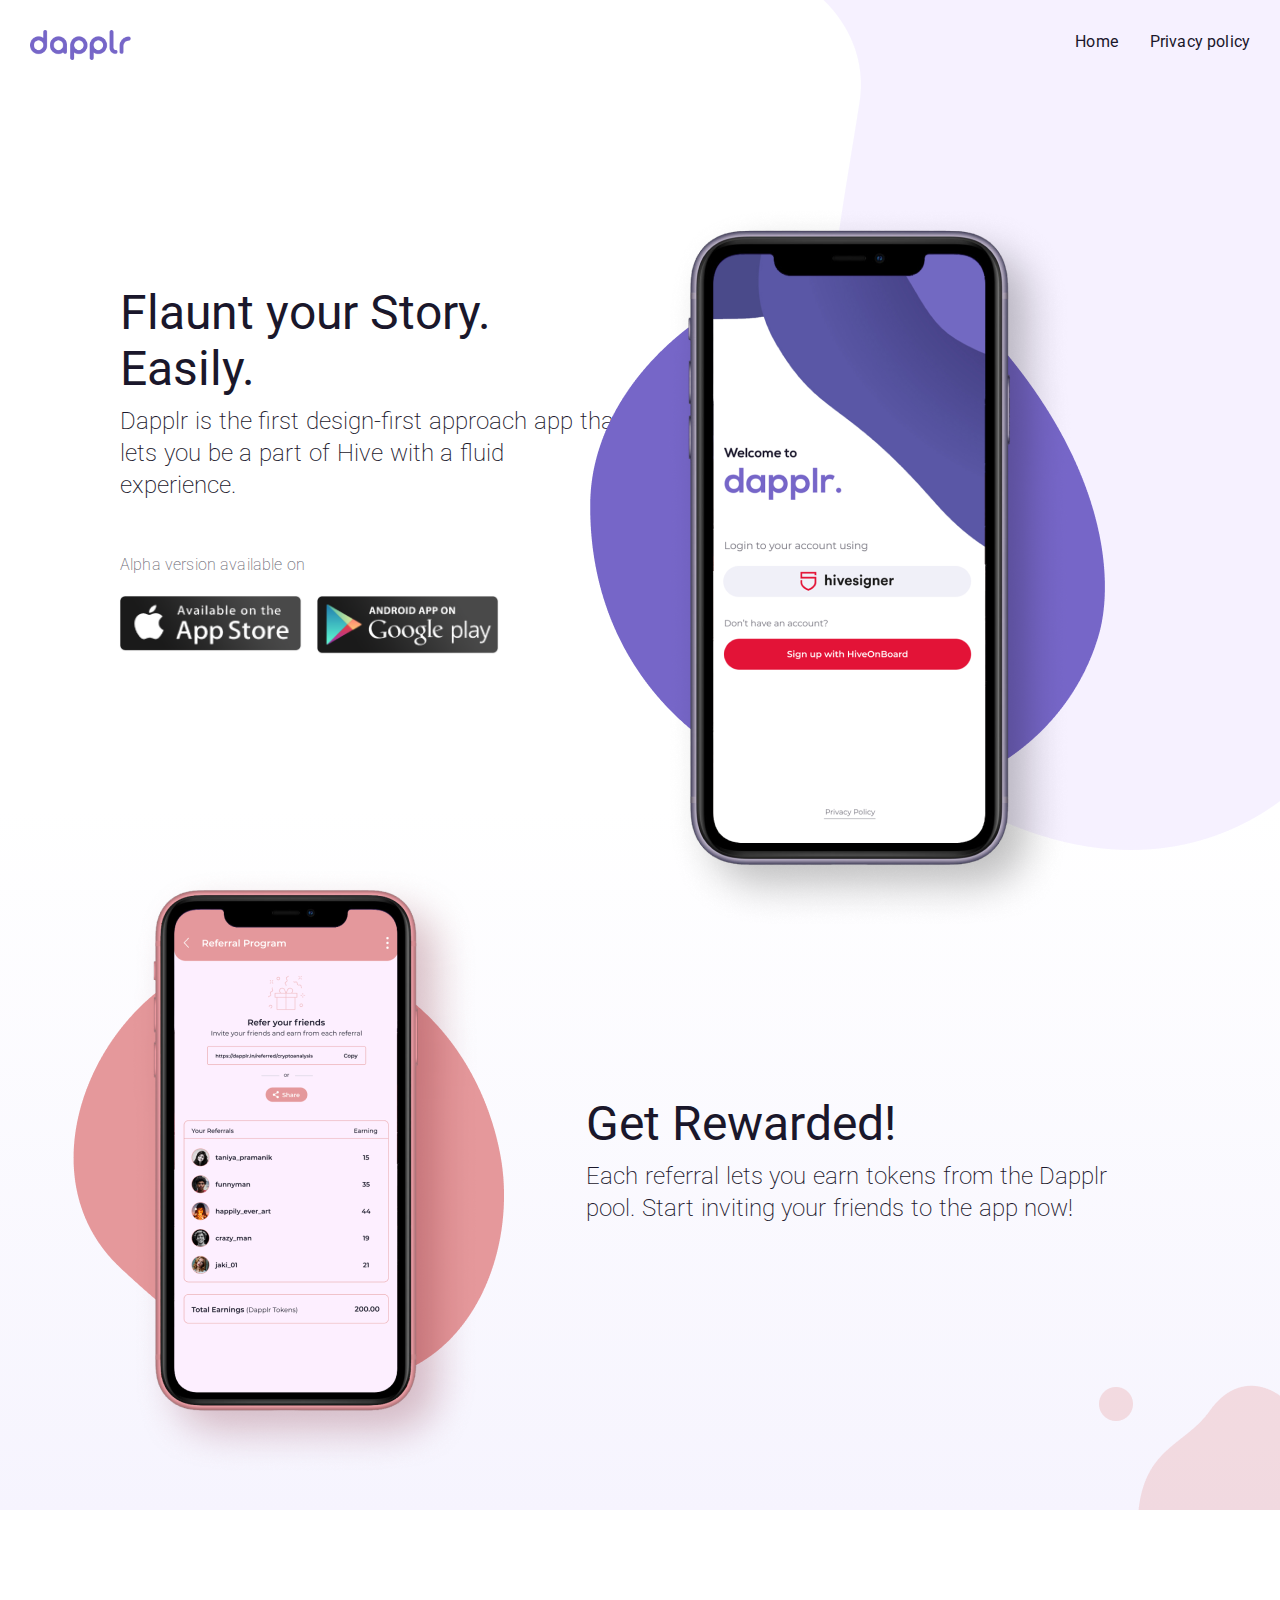
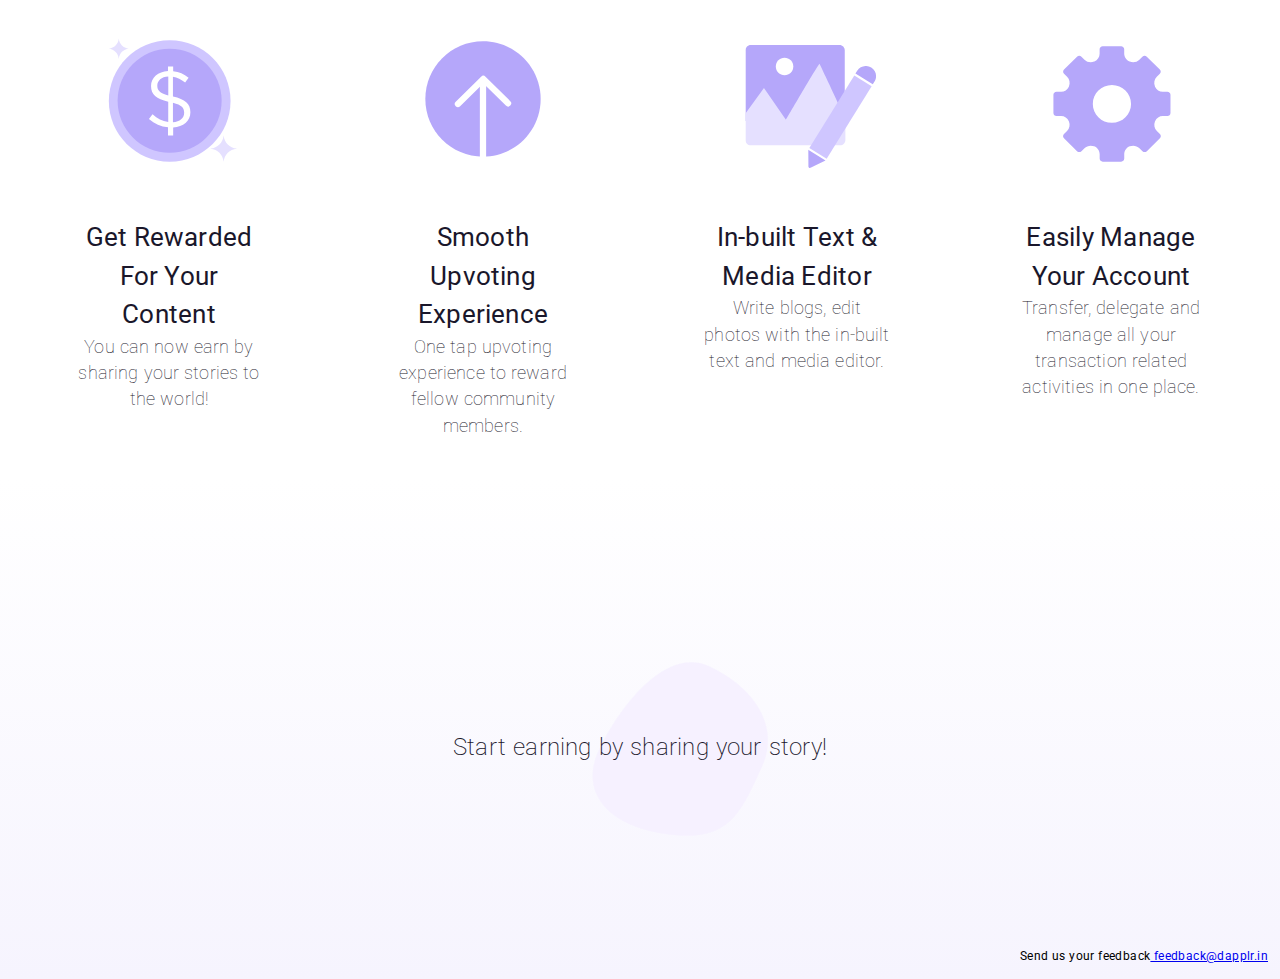
<file: index.html>
<!doctype html><html lang="en"><head><meta charset="utf-8"/><meta name="viewport" content="minimum-scale=1,initial-scale=1,width=device-width"/><link rel="manifest" href="/manifest.json"/><link rel="shortcut icon" href="/favicon.png"/><link rel="stylesheet" href="https://fonts.googleapis.com/css?family=Roboto:300,400,500,700&display=swap"/><title>Dapplr</title><link href="/static/css/2.daac4ddd.chunk.css" rel="stylesheet"><link href="/static/css/main.deefc202.chunk.css" rel="stylesheet"></head><body><noscript>You need to enable JavaScript to run this app.</noscript><div id="root"></div><script>!function(l){function e(e){for(var r,t,n=e[0],o=e[1],u=e[2],f=0,i=[];f<n.length;f++)t=n[f],p[t]&&i.push(p[t][0]),p[t]=0;for(r in o)Object.prototype.hasOwnProperty.call(o,r)&&(l[r]=o[r]);for(s&&s(e);i.length;)i.shift()();return c.push.apply(c,u||[]),a()}function a(){for(var e,r=0;r<c.length;r++){for(var t=c[r],n=!0,o=1;o<t.length;o++){var u=t[o];0!==p[u]&&(n=!1)}n&&(c.splice(r--,1),e=f(f.s=t[0]))}return e}var t={},p={1:0},c=[];function f(e){if(t[e])return t[e].exports;var r=t[e]={i:e,l:!1,exports:{}};return l[e].call(r.exports,r,r.exports,f),r.l=!0,r.exports}f.m=l,f.c=t,f.d=function(e,r,t){f.o(e,r)||Object.defineProperty(e,r,{enumerable:!0,get:t})},f.r=function(e){"undefined"!=typeof Symbol&&Symbol.toStringTag&&Object.defineProperty(e,Symbol.toStringTag,{value:"Module"}),Object.defineProperty(e,"__esModule",{value:!0})},f.t=function(r,e){if(1&e&&(r=f(r)),8&e)return r;if(4&e&&"object"==typeof r&&r&&r.__esModule)return r;var t=Object.create(null);if(f.r(t),Object.defineProperty(t,"default",{enumerable:!0,value:r}),2&e&&"string"!=typeof r)for(var n in r)f.d(t,n,function(e){return r[e]}.bind(null,n));return t},f.n=function(e){var r=e&&e.__esModule?function(){return e.default}:function(){return e};return f.d(r,"a",r),r},f.o=function(e,r){return Object.prototype.hasOwnProperty.call(e,r)},f.p="/";var r=window.webpackJsonp=window.webpackJsonp||[],n=r.push.bind(r);r.push=e,r=r.slice();for(var o=0;o<r.length;o++)e(r[o]);var s=n;a()}([])</script><script src="/static/js/2.c79d6df0.chunk.js"></script><script src="/static/js/main.b0d67cc7.chunk.js"></script></body></html>
</file>
<file: static/css/2.daac4ddd.chunk.css>
*,:after,:before{box-sizing:border-box}:after,:before{text-decoration:inherit;vertical-align:inherit}html{cursor:default;line-height:1.5;-moz-tab-size:4;tab-size:4;-webkit-tap-highlight-color:transparent;-ms-text-size-adjust:100%;-webkit-text-size-adjust:100%;word-break:break-word}body{margin:0}h1{font-size:2em;margin:.67em 0}dl dl,dl ol,dl ul,ol dl,ol ol,ol ul,ul dl,ul ol,ul ul{margin:0}hr{height:0;overflow:visible}main{display:block}nav ol,nav ul{list-style:none;padding:0}pre{font-family:monospace,monospace;font-size:1em}a{background-color:initial}abbr[title]{text-decoration:underline;-webkit-text-decoration:underline dotted;text-decoration:underline dotted}b,strong{font-weight:bolder}code,kbd,samp{font-family:monospace,monospace;font-size:1em}small{font-size:80%}audio,canvas,iframe,img,svg,video{vertical-align:middle}audio,video{display:inline-block}audio:not([controls]){display:none;height:0}iframe,img{border-style:none}svg:not([fill]){fill:currentColor}svg:not(:root){overflow:hidden}table{border-collapse:collapse}button,input,select{margin:0}button{overflow:visible;text-transform:none}[type=button],[type=reset],[type=submit],button{-webkit-appearance:button}fieldset{border:1px solid #a0a0a0;padding:.35em .75em .625em}input{overflow:visible}legend{color:inherit;display:table;max-width:100%;white-space:normal}progress{display:inline-block;vertical-align:initial}select{text-transform:none}textarea{margin:0;overflow:auto;resize:vertical}[type=checkbox],[type=radio]{padding:0}[type=search]{-webkit-appearance:textfield;outline-offset:-2px}::-webkit-inner-spin-button,::-webkit-outer-spin-button{height:auto}::-webkit-input-placeholder{color:inherit;opacity:.54}::-webkit-search-decoration{-webkit-appearance:none}::-webkit-file-upload-button{-webkit-appearance:button;font:inherit}::-moz-focus-inner{border-style:none;padding:0}:-moz-focusring{outline:1px dotted ButtonText}:-moz-ui-invalid{box-shadow:none}details,dialog{display:block}dialog{background-color:#fff;border:solid;color:#000;height:-moz-fit-content;height:-webkit-fit-content;height:fit-content;left:0;margin:auto;padding:1em;position:absolute;right:0;width:-moz-fit-content;width:-webkit-fit-content;width:fit-content}dialog:not([open]){display:none}summary{display:list-item}canvas{display:inline-block}template{display:none}[tabindex],a,area,button,input,label,select,summary,textarea{touch-action:manipulation}[hidden]{display:none}[aria-busy=true]{cursor:progress}[aria-controls]{cursor:pointer}[aria-disabled=true],[disabled]{cursor:not-allowed}[aria-hidden=false][hidden]{display:inline;display:initial}[aria-hidden=false][hidden]:not(:focus){clip:rect(0,0,0,0);position:absolute}
/*# sourceMappingURL=2.daac4ddd.chunk.css.map */
</file>
<file: static/css/main.deefc202.chunk.css>
html{font-size:100%}body{margin:0;padding:0;font-family:-apple-system,BlinkMacSystemFont,Segoe UI,Helvetica,Arial,sans-serif;font-size:1rem;line-height:1.5}button:disabled{opacity:.5}
/*# sourceMappingURL=main.deefc202.chunk.css.map */
</file>
